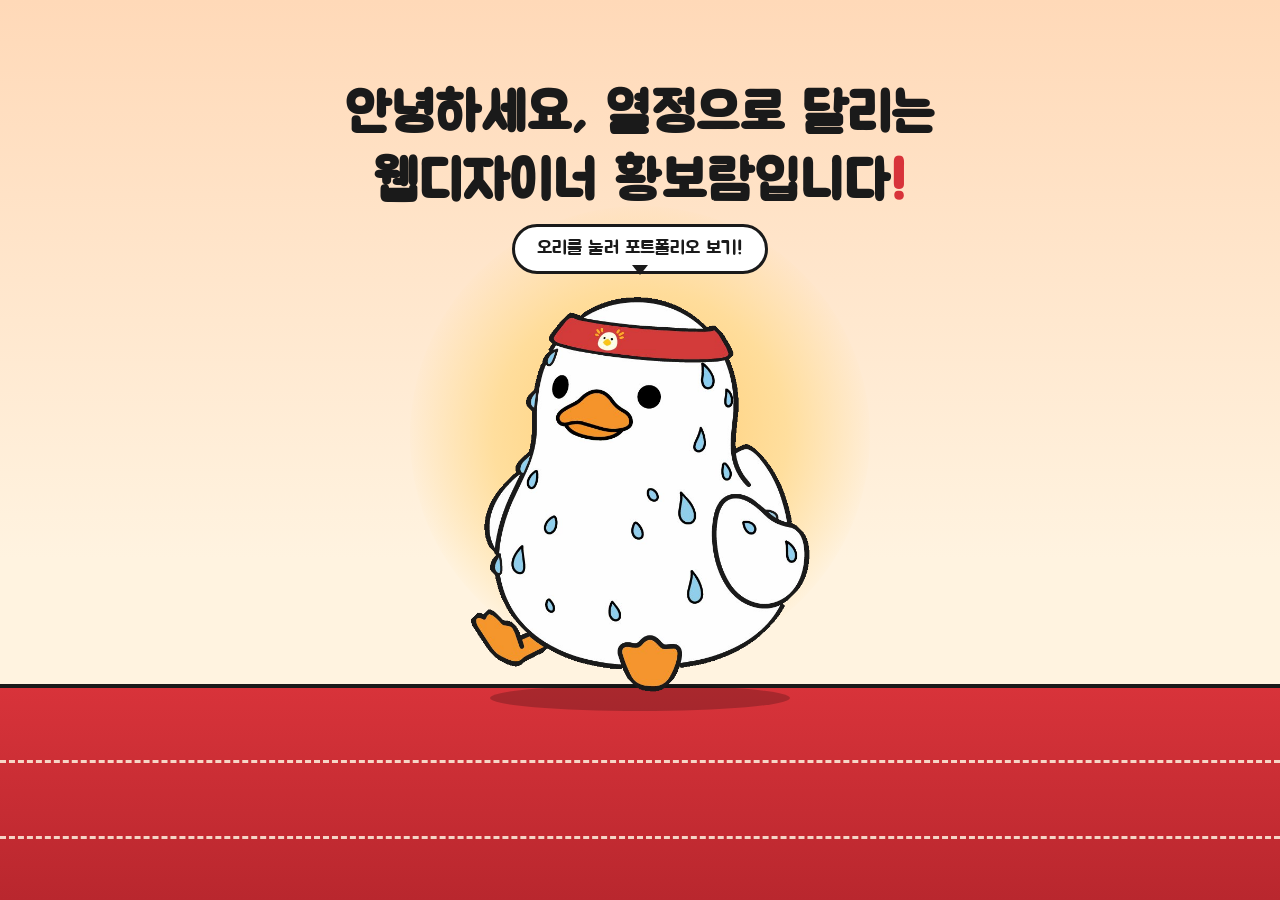
<file: index.html>
<!DOCTYPE html>
<html lang="ko">
<head>
<meta charset="UTF-8" />
<meta name="viewport" content="width=device-width, initial-scale=1.0" />
<title>열정 오리의 포트폴리오</title>

<!-- 폰트 -->
<link rel="preconnect" href="https://fonts.googleapis.com" />
<link rel="preconnect" href="https://fonts.gstatic.com" crossorigin />
<link href="https://fonts.googleapis.com/css2?family=Jua&family=Noto+Sans+KR:wght@400;500;700&display=swap" rel="stylesheet" />

<!-- 스타일 -->
<link rel="stylesheet" href="css/style.css" />
</head>
<body class="landing">

<main class="stage" id="stage">
  <div class="copy">
    <h1>안녕하세요, 열정으로 달리는<br />웹디자이너 황보람입니다<span class="dot">!</span></h1>
   
  </div>

  <div class="sun" aria-hidden="true"></div>

  <span class="hint">오리를 눌러 포트폴리오 보기!</span>

  <button class="duck-btn" id="duck" aria-label="포트폴리오 홈으로 이동">
    <img src="assets/duck.png" alt="" id="duckImg" />
  </button>
  <div class="shadow" aria-hidden="true"></div>

  <div class="track" aria-hidden="true">
    <div class="lane"></div>
    <div class="lane"></div>
  </div>
</main>

<!-- 스크립트 (body 끝에서 불러와야 위의 요소들을 찾을 수 있어요) -->
<script src="scripts/main.js"></script>
</body>
</html>
</file>
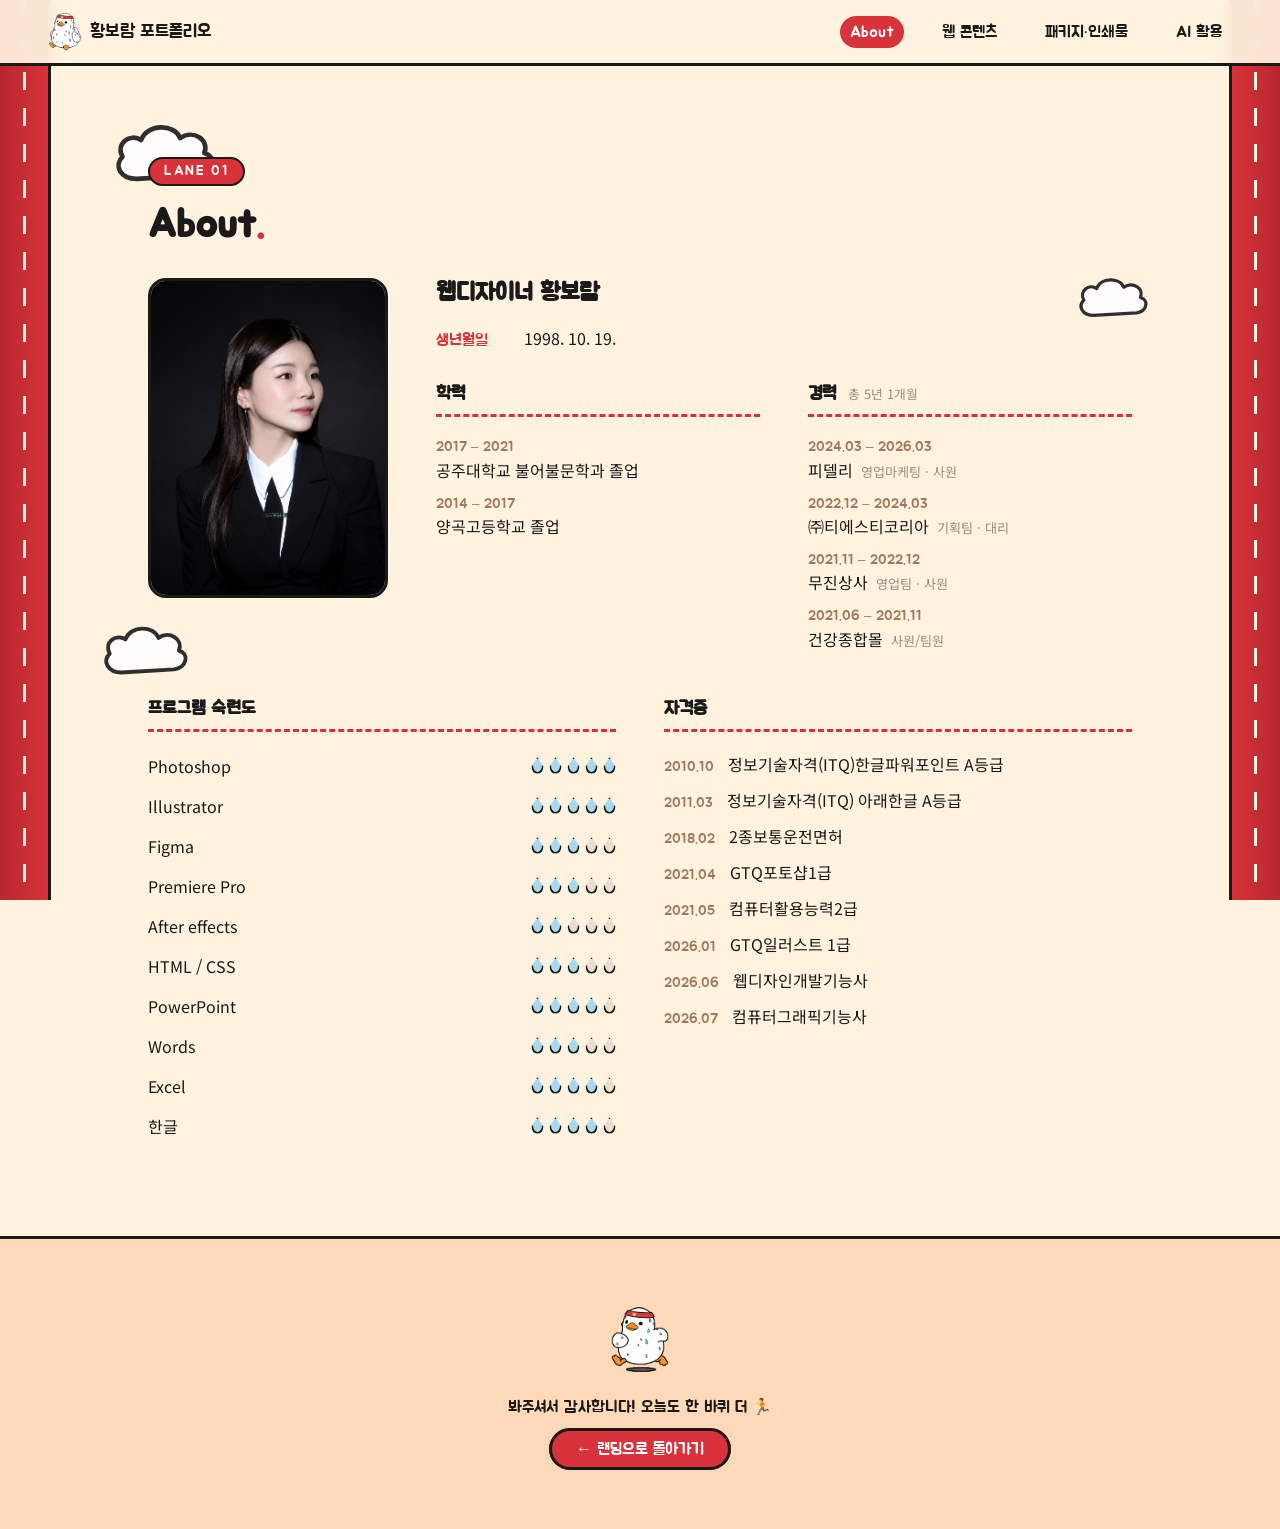
<file: about.html>
<!DOCTYPE html>
<html lang="ko">

<head>
  <meta charset="UTF-8" />
  <meta name="viewport" content="width=device-width, initial-scale=1.0" />
  <title>About | 황보람의 포트폴리오</title>
  <link rel="preconnect" href="https://fonts.googleapis.com" />
  <link rel="preconnect" href="https://fonts.gstatic.com" crossorigin />
  <link href="https://fonts.googleapis.com/css2?family=Jua&family=Noto+Sans+KR:wght@400;500;700&display=swap" rel="stylesheet" />
  <link rel="stylesheet" href="css/style.css" />
</head>

<body class="home">

  <!-- ============ 상단 내비게이션 ============ -->
  <!-- 현재 페이지 메뉴에 class="active" 가 붙어 있어요 -->
  <header class="nav">
    <a class="nav-logo" href="index.html">
      <img src="assets/duck.png" alt="" />
      <span>황보람 포트폴리오</span>
    </a>
    <nav>
      <a href="about.html" class="active">About</a>
      <a href="web.html">웹 콘텐츠</a>
      <a href="print.html">패키지·인쇄물</a>
      <a href="ai.html">AI 활용</a>
    </nav>
  </header>

  <section class="section">
    <p class="lane-tag">LANE 01</p>
    <h2>About<span class="dot">.</span></h2>

    <div class="about-grid">
      <!-- 프로필 사진: assets/profile.jpg 로 본인 사진을 넣으세요 -->
      <figure class="profile">
        <img src="assets/boram.png" alt="프로필 사진"
          onerror="this.replaceWith(Object.assign(document.createElement('div'),{className:'profile-empty',textContent:'assets/profile.jpg 를 넣어주세요'}))" />
      </figure>

      <div class="about-info">
        <h3>웹디자이너 황보람</h3>
        <ul class="contact">
          <li><b>생년월일</b> 1998. 10. 19.</li>
        </ul>

        <div class="about-cols">
          <div>
            <h4>학력</h4>
            <ul class="timeline">
              <li><span>2017 – 2021</span> 공주대학교 불어불문학과 졸업</li>
              <li><span>2014 – 2017</span> 양곡고등학교 졸업</li>
            </ul>
          </div>
          <div>
            <h4>경력 <small class="total">총 5년 1개월</small></h4>
            
            <ul class="timeline">
              <li>
                <span>2024.03 – 2026.03</span>
                피델리 <em class="role">영업마케팅 · 사원</em>
              </li>
              <li>
                <span>2022.12 – 2024.03</span>
                ㈜티에스티코리아 <em class="role">기획팀 · 대리</em>
              </li>
              <li>
                <span>2021.11 – 2022.12</span>
                무진상사 <em class="role">영업팀 · 사원</em>
              </li>
              <li>
                <span>2021.06 – 2021.11</span>
                건강종합몰 <em class="role">사원/팀원</em>
              </li>
            </ul>
          </div>
        </div>
      </div>
    </div>

    <div class="about-cols wide">
      <div>
        <h4>프로그램 숙련도</h4>
        <!-- data-level: 1~5 (땀방울 개수로 표시됩니다) -->
        <ul class="skills">
          <li data-level="5"><b>Photoshop</b><span class="drops" aria-label="5점 만점에 5점"></span></li>
          <li data-level="5"><b>Illustrator</b><span class="drops" aria-label="5점 만점에 5점"></span></li>
          <li data-level="3"><b>Figma</b><span class="drops" aria-label="5점 만점에 3점"></span></li>
          <li data-level="3"><b>Premiere Pro</b><span class="drops" aria-label="5점 만점에 3점"></span></li>
          <li data-level="2"><b>After effects</b><span class="drops" aria-label="5점 만점에 3점"></span></li>
          <li data-level="3"><b>HTML / CSS</b><span class="drops" aria-label="5점 만점에 3점"></span></li>
          <li data-level="4"><b>PowerPoint</b><span class="drops" aria-label="5점 만점에 4점"></span></li>
          <li data-level="3"><b>Words</b><span class="drops" aria-label="5점 만점에 3점"></span></li>
          <li data-level="4"><b>Excel</b><span class="drops" aria-label="5점 만점에 4점"></span></li>
          <li data-level="4"><b>한글</b><span class="drops" aria-label="5점 만점에 4점"></span></li>
        </ul>
      </div>
      <div>
        <h4>자격증</h4>
        <ul class="certs">
          <li><span>2010.10</span> 정보기술자격(ITQ)한글파워포인트 A등급</li>
          <li><span>2011.03</span> 정보기술자격(ITQ) 아래한글 A등급</li>
          <li><span>2018.02</span> 2종보통운전면허</li>
          <li><span>2021.04</span> GTQ포토샵1급</li>
          <li><span>2021.05</span> 컴퓨터활용능력2급</li>
          <li><span>2026.01</span> GTQ일러스트 1급</li>
          <li><span>2026.06</span> 웹디자인개발기능사</li>
          <li><span>2026.07</span> 컴퓨터그래픽기능사</li>
        </ul>
      </div>
    </div>
  </section>

  <!-- ============ 푸터 ============ -->
  <footer class="footer">
    <img src="assets/duck_run.png" alt="" />
    <p>봐주셔서 감사합니다! 오늘도 한 바퀴 더 🏃</p>
    <a href="index.html">← 랜딩으로 돌아가기</a>
  </footer>
  <script src="scripts/home.js"></script>
</body>

</html>
</file>
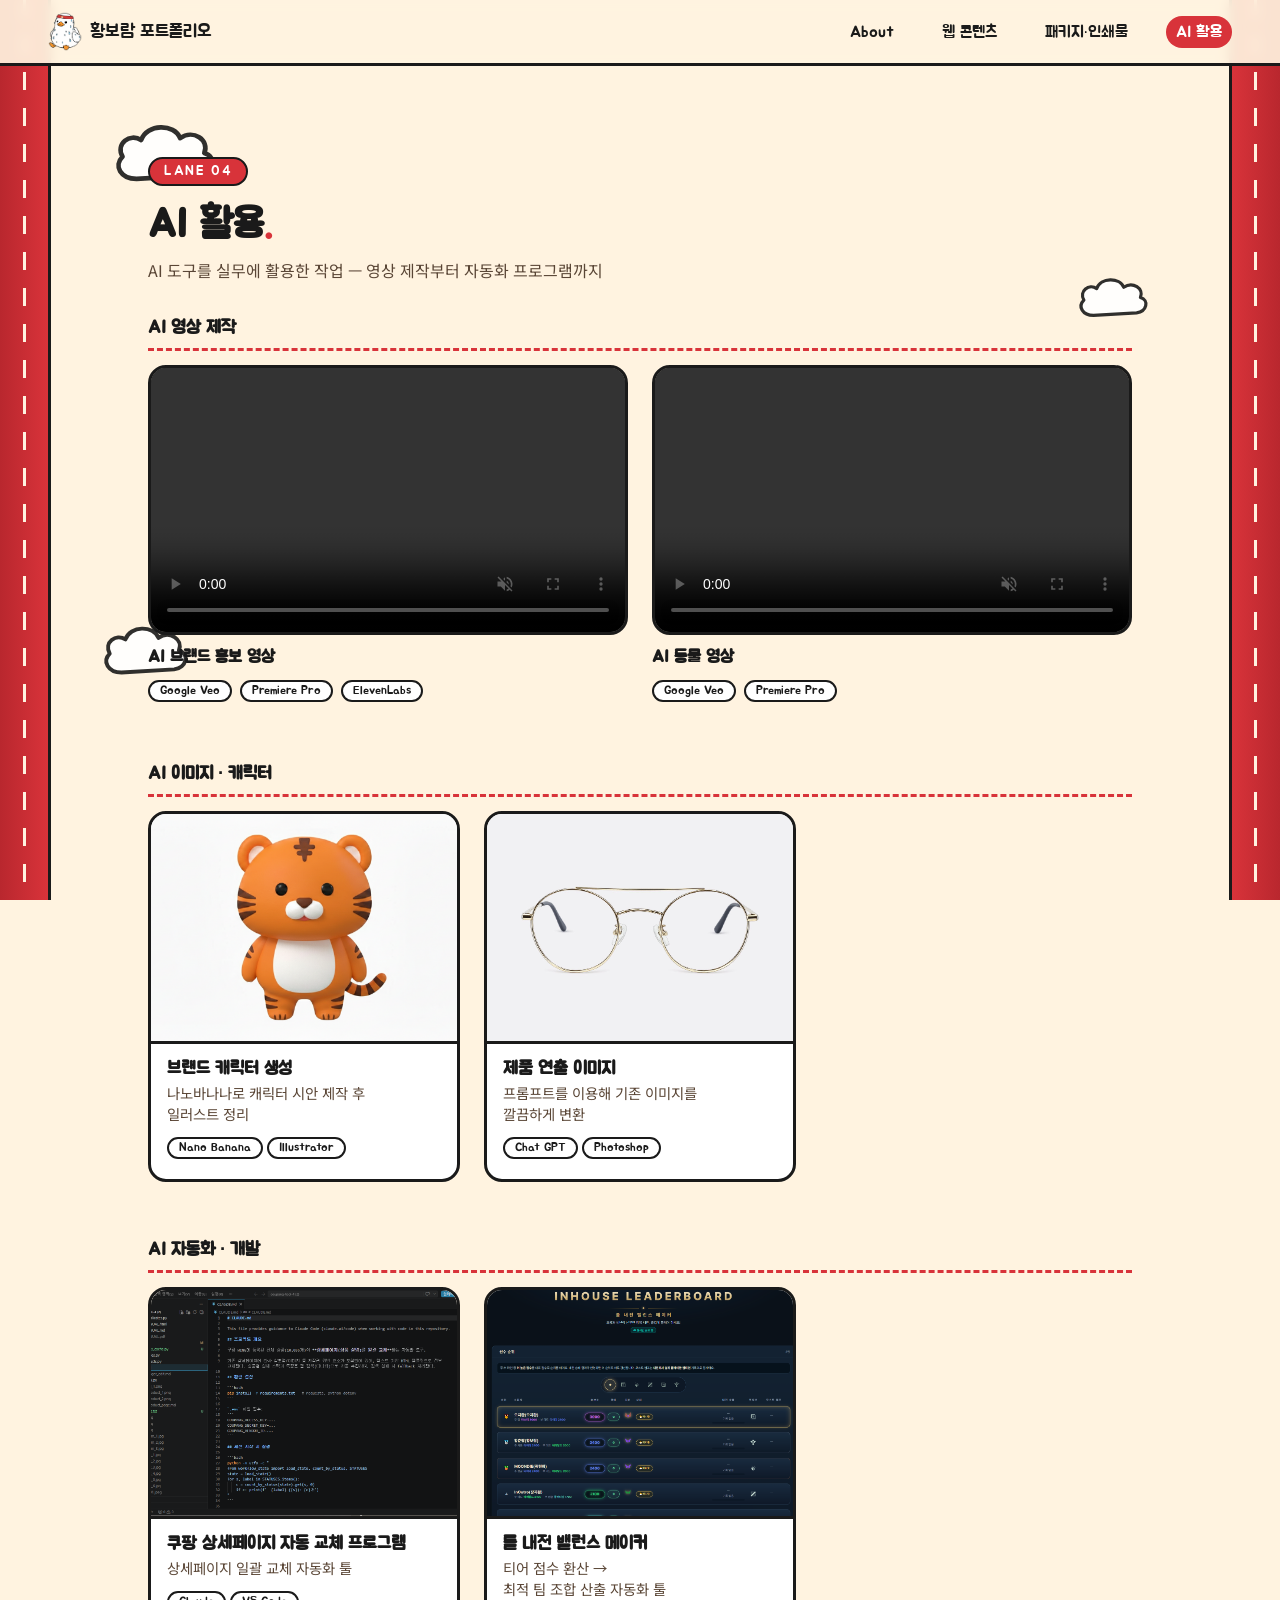
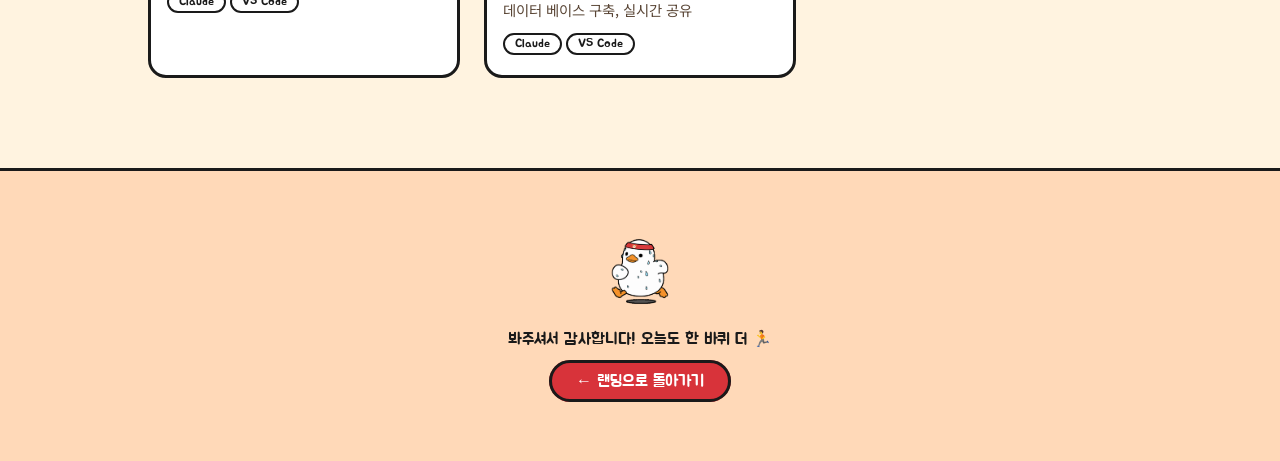
<file: ai.html>
<!DOCTYPE html>
<html lang="ko">

<head>
  <meta charset="UTF-8" />
  <meta name="viewport" content="width=device-width, initial-scale=1.0" />
  <title>AI 활용 | 황보람의 포트폴리오</title>
  <link rel="preconnect" href="https://fonts.googleapis.com" />
  <link rel="preconnect" href="https://fonts.gstatic.com" crossorigin />
  <link href="https://fonts.googleapis.com/css2?family=Jua&family=Noto+Sans+KR:wght@400;500;700&display=swap"
    rel="stylesheet" />
  <link rel="stylesheet" href="css/style.css" />
</head>

<body class="home">

  <!-- ============ 상단 내비게이션 ============ -->
  <!-- 현재 페이지 메뉴에 class="active" 가 붙어 있어요 -->
  <header class="nav">
    <a class="nav-logo" href="index.html">
      <img src="assets/duck.png" alt="" />
      <span>황보람 포트폴리오</span>
    </a>
    <nav>
      <a href="about.html">About</a>
      <a href="web.html">웹 콘텐츠</a>
      <a href="print.html">패키지·인쇄물</a>
      <a href="ai.html" class="active">AI 활용</a>
    </nav>
  </header>

  <section class="section">
    <p class="lane-tag">LANE 04</p>
    <h2>AI 활용<span class="dot">.</span></h2>
    <p class="section-desc">AI 도구를 실무에 활용한 작업 — 영상 제작부터 자동화 프로그램까지</p>

    <!-- ===== 1) AI 영상 ===== -->
    <div class="sub-block">
      <h4>AI 영상 제작</h4>
      <!--
      유튜브 영상 넣는 법:
      영상 주소가 https://www.youtube.com/watch?v=abc123 이라면
      iframe src 의 VIDEO_ID 자리에 abc123 을 넣으면 됩니다.
      video-card 블록을 복사하면 영상이 늘어납니다.
    -->
      <div class="video-grid">
        <div class="video-card">
          <div class="video-frame">
            <video controls muted preload="metadata">
              <source src="assets/wet-hulling.mp4" type="video/mp4">
            </video>
          </div>
          <h3>AI 브랜드 홍보 영상</h3>
          <p class="tags">
            <span class="tag">Google Veo</span>
            <span class="tag">Premiere Pro</span>
            <span class="tag">ElevenLabs</span>
          </p>
        </div>

        <div class="video-card">
          <div class="video-frame">
            <video controls muted preload="metadata">
              <source src="assets/coffee.mp4" type="video/mp4">
            </video>
          </div>
          <h3>AI 동물 영상</h3>
          <p class="tags">
            <span class="tag">Google Veo</span>
            <span class="tag">Premiere Pro</span>
          </p>
        </div>
      </div>

      <!-- ===== 2) AI 이미지 · 캐릭터 ===== -->
      <div class="sub-block">
        <h4>AI 이미지 · 캐릭터</h4>
        <!--
    [갤러리 사용법]
    카드의 data-images 에 보여줄 이미지를 쉼표로 나열하면
    카드를 눌렀을 때 차례로 넘겨볼 수 있어요. 예:
    data-images="assets/banner-01.jpg, assets/banner-02.jpg, assets/banner-03.jpg"
    세로로 긴 상세페이지 이미지도 갤러리 안에서 스크롤되니 그대로 넣으면 됩니다.
  -->
        <div class="work-grid">
          <a class="work-card" href="#" data-images="assets/알랑이(일러).png">
            <div class="thumb"><img src="assets/알랑이(기본).png" alt=""
                onerror="this.parentElement.classList.add('empty')" /></div>
            <h3>브랜드 캐릭터 생성</h3>
            <p>나노바나나로 캐릭터 시안 제작 후<br>
              일러스트 정리</p>
            <p class="tags"><span class="tag">Nano Banana</span><span class="tag">Illustrator</span></p>
          </a>
          <a class="work-card" href="#" data-images="assets/프롬프트.jpg">
            <div class="thumb"><img src="assets/안경-썸네일.jpg" alt=""
                onerror="this.parentElement.classList.add('empty')" /></div>
            <h3>제품 연출 이미지</h3>
            <p>프롬프트를 이용해 기존 이미지를<BR>깔끔하게 변환</p>
            <p class="tags"><span class="tag">Chat GPT</span><span class="tag">Photoshop</span></p>
          </a>
        </div>
      </div>

      <!-- ===== 3) AI 자동화 · 개발 ===== -->
      <div class="sub-block">
        <h4>AI 자동화 · 개발</h4>
        <div class="work-grid">
          <a class="work-card" href="#" data-images="assets/쿠팡.png">
            <div class="thumb"><img src="assets/쿠팡.png" alt="" onerror="this.parentElement.classList.add('empty')" />
            </div>
            <h3>쿠팡 상세페이지 자동 교체 프로그램</h3>
            <p>상세페이지 일괄 교체 자동화 툴</p>
            <p class="tags"><span class="tag">Claude</span><span class="tag">VS Code</span></p>
          </a>
          <a class="work-card" href="https://boram4483.github.io/lolteammaker/" target="_blank"
            rel="noopener noreferrer">
            <div class="thumb"><img src="assets/롤내전메이커.png" alt=""
                onerror="this.parentElement.classList.add('empty')" /></div>
            <h3>롤 내전 밸런스 메이커</h3>
            <p>티어 점수 환산 →<br>최적 팀 조합 산출 자동화 툴<BR>데이터 베이스 구축, 실시간 공유</p>
            <p class="tags"><span class="tag">Claude</span><span class="tag">VS Code</span></p>
          </a>
        </div>
      </div>
  </section>

  <!-- ============ 푸터 ============ -->
  <footer class="footer">
    <img src="assets/duck_run.png" alt="" />
    <p>봐주셔서 감사합니다! 오늘도 한 바퀴 더 🏃</p>
    <a href="index.html">← 랜딩으로 돌아가기</a>
  </footer>

  <script src="scripts/gallery.js"></script>
</body>

</html>
</file>
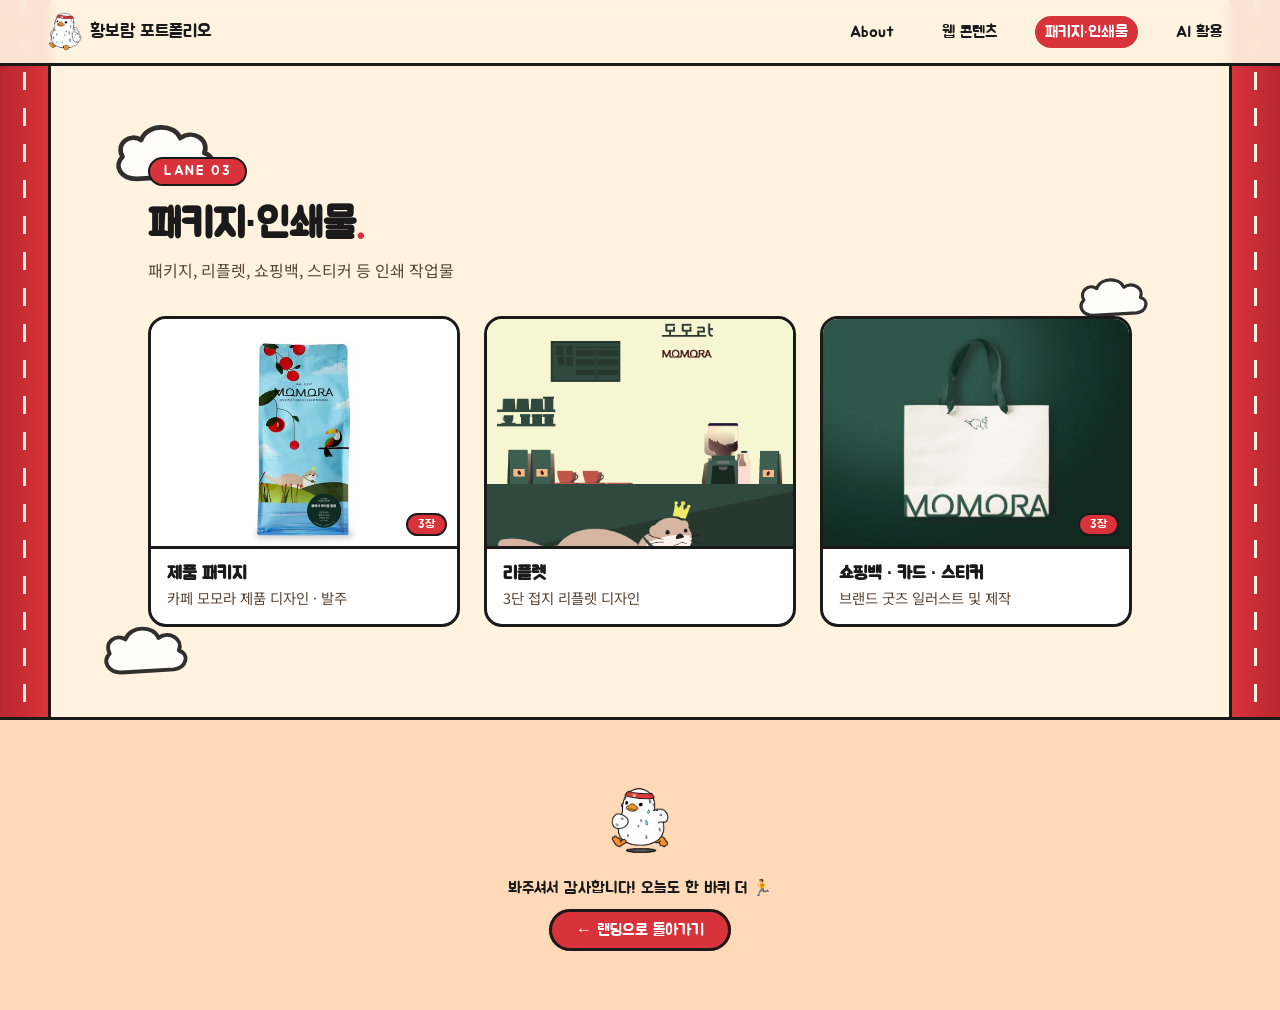
<file: print.html>
<!DOCTYPE html>
<html lang="ko">
<head>
<meta charset="UTF-8" />
<meta name="viewport" content="width=device-width, initial-scale=1.0" />
<title>패키지·인쇄물 | 황보람의 포트폴리오</title>
<link rel="preconnect" href="https://fonts.googleapis.com" />
<link rel="preconnect" href="https://fonts.gstatic.com" crossorigin />
<link href="https://fonts.googleapis.com/css2?family=Jua&family=Noto+Sans+KR:wght@400;500;700&display=swap" rel="stylesheet" />
<link rel="stylesheet" href="css/style.css" />
</head>
<body class="home">

<!-- ============ 상단 내비게이션 ============ -->
<!-- 현재 페이지 메뉴에 class="active" 가 붙어 있어요 -->
<header class="nav">
  <a class="nav-logo" href="index.html">
    <img src="assets/duck.png" alt="" />
    <span>황보람 포트폴리오</span>
  </a>
  <nav>
      <a href="about.html">About</a>
      <a href="web.html">웹 콘텐츠</a>
      <a href="print.html" class="active">패키지·인쇄물</a>
      <a href="ai.html">AI 활용</a>
    </nav>
</header>

<section class="section">
  <p class="lane-tag">LANE 03</p>
  <h2>패키지·인쇄물<span class="dot">.</span></h2>
  <p class="section-desc">패키지, 리플렛, 쇼핑백, 스티커 등 인쇄 작업물</p>

  <!--
    [갤러리 사용법]
    카드의 data-images 에 보여줄 이미지를 쉼표로 나열하면
    카드를 눌렀을 때 차례로 넘겨볼 수 있어요. 예:
    data-images="assets/banner-01.jpg, assets/banner-02.jpg, assets/banner-03.jpg"
    세로로 긴 상세페이지 이미지도 갤러리 안에서 스크롤되니 그대로 넣으면 됩니다.
  -->
  <div class="work-grid">
    <a class="work-card" href="#" data-images="assets/momora/package.png, assets/드립백.png, assets/박스.png">
      <div class="thumb"><img src="assets/momora/package.png" alt="" onerror="this.parentElement.classList.add('empty')" /></div>
      <h3>제품 패키지</h3>
      <p>카페 모모라 제품 디자인 · 발주</p>
    </a>
    <a class="work-card" href="#" data-images="assets/momora/리플렛.png">
      <div class="thumb"><img src="assets/momora/리플렛.png" alt="" onerror="this.parentElement.classList.add('empty')" /></div>
      <h3>리플렛</h3>
      <p>3단 접지 리플렛 디자인</p>
    </a>
    <a class="work-card" href="#" data-images="assets/momora/paperbag.png, assets/momora/card.jpg, assets/momora/leonio.png">
      <div class="thumb"><img src="assets/momora/paperbag.png" alt="" onerror="this.parentElement.classList.add('empty')" /></div>
      <h3>쇼핑백 · 카드 · 스티커</h3>
      <p>브랜드 굿즈 일러스트 및 제작</p>
    </a>
  </div>
</section>

<!-- ============ 푸터 ============ -->
<footer class="footer">
  <img src="assets/duck_run.png" alt="" />
  <p>봐주셔서 감사합니다! 오늘도 한 바퀴 더 🏃</p>
  <a href="index.html">← 랜딩으로 돌아가기</a>
</footer>

<script src="scripts/gallery.js"></script>
</body>
</html>
</file>
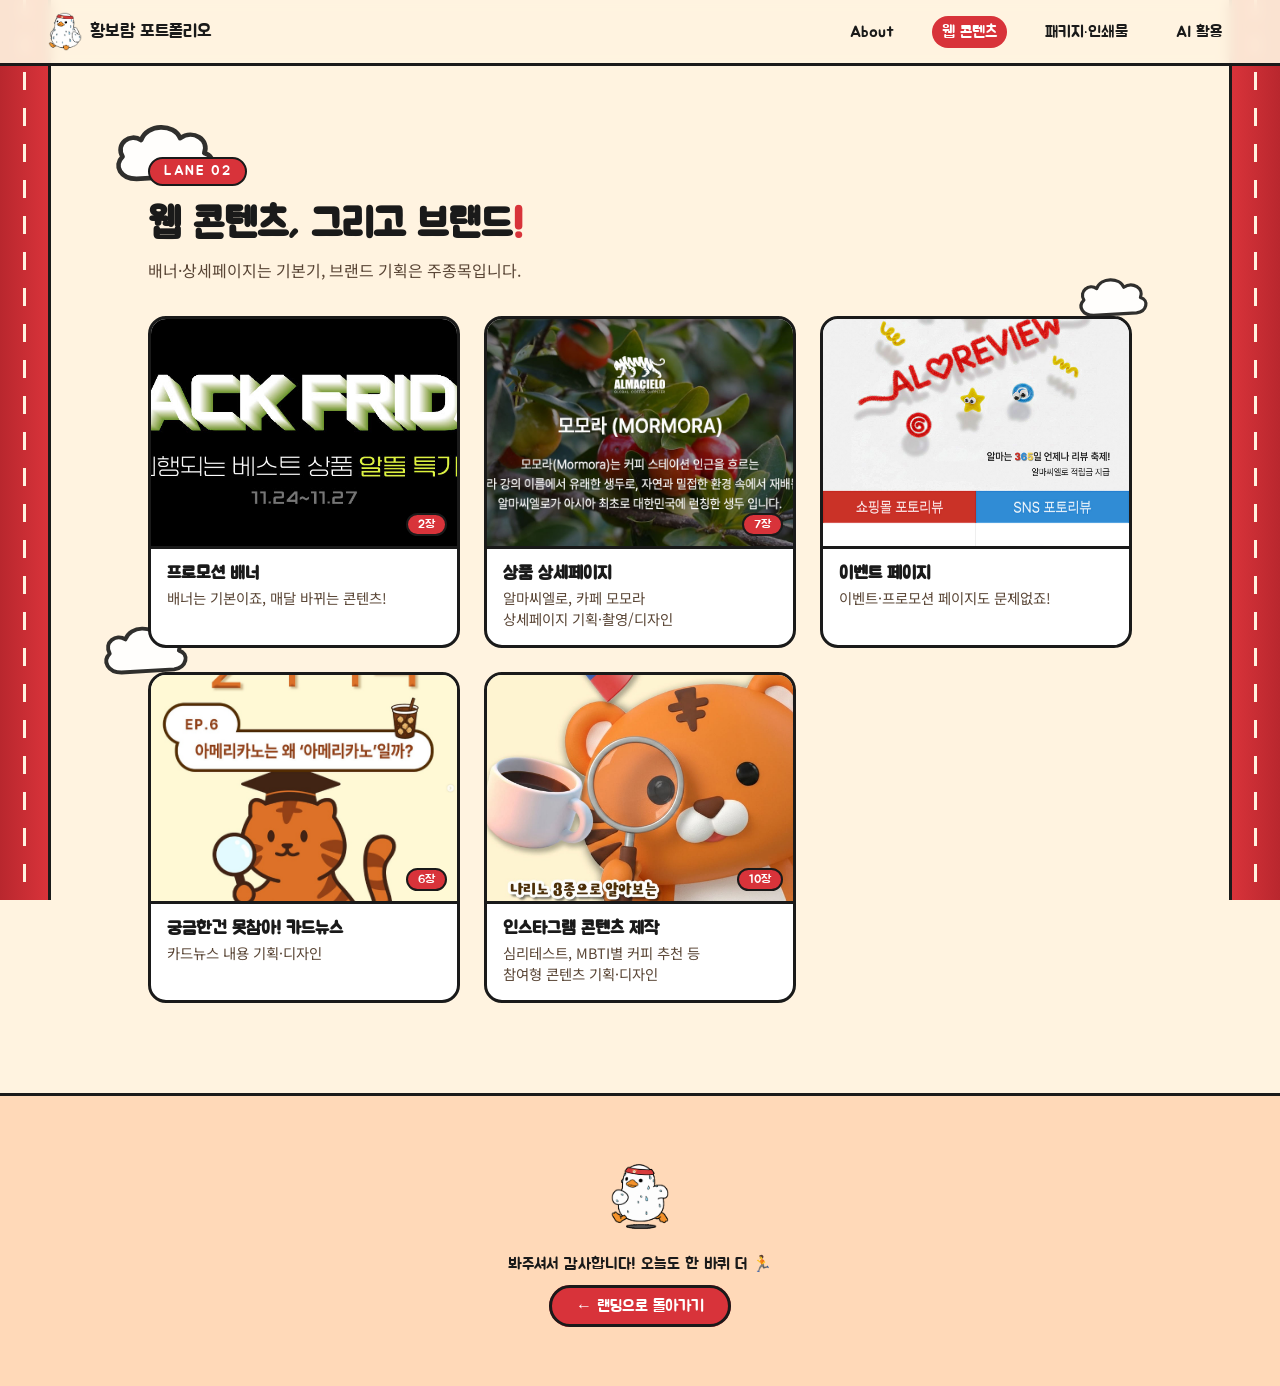
<file: web.html>
<!DOCTYPE html>
<html lang="ko">

<head>
  <meta charset="UTF-8" />
  <meta name="viewport" content="width=device-width, initial-scale=1.0" />
  <title>웹 콘텐츠 | 황보람의 포트폴리오</title>
  <link rel="preconnect" href="https://fonts.googleapis.com" />
  <link rel="preconnect" href="https://fonts.gstatic.com" crossorigin />
  <link href="https://fonts.googleapis.com/css2?family=Jua&family=Noto+Sans+KR:wght@400;500;700&display=swap"
    rel="stylesheet" />
  <link rel="stylesheet" href="css/style.css" />
</head>

<body class="home">

  <!-- ============ 상단 내비게이션 ============ -->
  <!-- 현재 페이지 메뉴에 class="active" 가 붙어 있어요 -->
  <header class="nav">
    <a class="nav-logo" href="index.html">
      <img src="assets/duck.png" alt="" />
      <span>황보람 포트폴리오</span>
    </a>
    <nav>
      <a href="about.html">About</a>
      <a href="web.html" class="active">웹 콘텐츠</a>
      <a href="print.html">패키지·인쇄물</a>
      <a href="ai.html">AI 활용</a>
    </nav>
  </header>

  <section class="section">
    <p class="lane-tag">LANE 02</p>
    <h2> 웹 콘텐츠, 그리고 브랜드<span class="dot">!</span></h2>
    <p class="section-desc">배너·상세페이지는 기본기, 브랜드 기획은 주종목입니다.</p>

    <!-- 작업물 카드: img 경로와 제목/설명을 바꿔서 사용하세요. 카드를 복사하면 늘어납니다 -->
    <!--
    [갤러리 사용법]
    카드의 data-images 에 보여줄 이미지를 쉼표로 나열하면
    카드를 눌렀을 때 차례로 넘겨볼 수 있어요. 예:
    data-images="assets/banner-01.jpg, assets/banner-02.jpg, assets/banner-03.jpg"
    세로로 긴 상세페이지 이미지도 갤러리 안에서 스크롤되니 그대로 넣으면 됩니다.
  -->
    <div class="work-grid">
      <a class="work-card" href="#" data-images="assets/blackfriday.jpg, assets/설날.jpg">
        <div class="thumb"><img src="assets/blackfriday.jpg" alt=""
            onerror="this.parentElement.classList.add('empty')" /></div>
        <h3>프로모션 배너</h3>
        <p>배너는 기본이죠, 매달 바뀌는 콘텐츠!</p>
      </a>
      <a class="work-card" href="#"
        data-images="assets/productpage/1.jpg, assets/productpage/2.jpg, assets/productpage/3.jpg, assets/productpage/4.jpg, assets/productpage/5.jpg, assets/productpage/6.jpg,assets/productpage/7.jpg">
        <div class="thumb"><img src="assets/productpage/1.jpg" alt=""
            onerror="this.parentElement.classList.add('empty')" /></div>
        <h3>상품 상세페이지</h3>
        <p>알마씨엘로, 카페 모모라<br>상세페이지 기획·촬영/디자인</p>
      </a>
      <a class="work-card" href="#" data-images="assets/eventpage.jpg">
        <div class="thumb"><img src="assets/eventpage.jpg" alt=""
            onerror="this.parentElement.classList.add('empty')" /></div>
        <h3>이벤트 페이지</h3>
        <p>이벤트·프로모션 페이지도 문제없죠!</p>
      </a>
      <a class="work-card" href="#"
        data-images="assets/cardnews/1.png, assets/cardnews/2.png, assets/cardnews/3.png, assets/cardnews/4.png, assets/cardnews/5.png, assets/cardnews/6.png">
        <div class="thumb"><img src="assets/cardnews/1.png" alt=""
            onerror="this.parentElement.classList.add('empty')" /></div>
        <h3>궁금한건 못참아! 카드뉴스</h3>
        <p>카드뉴스 내용 기획·디자인</p>
      </a>
      <a class="work-card" href="#"
        data-images="assets/instagram/1.jpg,assets/instagram/2.jpg, assets/instagram/3.jpg, assets/instagram/4.jpg, assets/instagram/5.jpg, assets/instagram/6.jpg, assets/instagram/7.jpg, assets/instagram/8.jpg,assets/instagram/9.jpg,assets/instagram/10.jpg,   ">
        <div class="thumb"><img src="assets/instagram/1.jpg" alt=""
            onerror="this.parentElement.classList.add('empty')" /></div>
        <h3>인스타그램 콘텐츠 제작</h3>
        <p>심리테스트, MBTI별 커피 추천 등
          <br>참여형 콘텐츠 기획·디자인</p>
      </a>
    </div>
  </section>

  <!-- ============ 푸터 ============ -->
  <footer class="footer">
    <img src="assets/duck_run.png" alt="" />
    <p>봐주셔서 감사합니다! 오늘도 한 바퀴 더 🏃</p>
    <a href="index.html">← 랜딩으로 돌아가기</a>
  </footer>

  <script src="scripts/gallery.js"></script>
</body>

</html>
</file>
<file: css/style.css>
/* ============================================
   열정 오리 포트폴리오 - 공통 스타일
   ============================================ */

/* ---- 색상/공통 토큰 (사이트 전체에서 공유) ---- */
:root {
  --dawn-top: #ffd9b8;     /* 새벽 하늘 위쪽 */
  --dawn-bottom: #fff3e0;  /* 새벽 하늘 아래쪽 */
  --track-red: #d8333a;    /* 트랙 & 헤드밴드 빨강 */
  --track-deep: #b9272e;   /* 트랙 어두운 톤 */
  --lane-line: #fff3e0;    /* 트랙 레인 선 */
  --sun: #ffc14d;          /* 해 */
  --sweat: #a8d8f0;        /* 땀방울 블루 */
  --ink: #1a1a1a;          /* 잉크 블랙 */
}

* { margin: 0; padding: 0; box-sizing: border-box; }

body {
  font-family: 'Noto Sans KR', 'Apple SD Gothic Neo', sans-serif;
  color: var(--ink);
}

/* ============================================
   랜딩 페이지 (index.html)
   ============================================ */

.landing { overflow: hidden; }

/* ---- 무대(화면 전체) ---- */
.stage {
  position: relative;
  width: 100vw;
  height: 100vh;
  height: 100dvh;
  background: linear-gradient(to bottom, var(--dawn-top) 0%, var(--dawn-bottom) 62%);
  display: flex;
  flex-direction: column;
  align-items: center;
  justify-content: flex-end;
}

/* 오리 뒤에서 떠오르는 해 */
.sun {
  position: absolute;
  left: 50%;
  bottom: 26%;
  width: min(58vmin, 460px);
  height: min(58vmin, 460px);
  transform: translateX(-50%);
  border-radius: 50%;
  background: radial-gradient(circle, var(--sun) 0%, #ffd98a 45%, transparent 72%);
  opacity: 0.75;
}

/* ---- 운동장 트랙 ---- */
.track {
  position: relative;
  width: 100%;
  height: 24%;
  background: linear-gradient(to bottom, var(--track-red), var(--track-deep));
  border-top: 4px solid var(--ink);
}
.track .lane {
  position: absolute;
  width: 100%;
  height: 0;
  border-top: 3px dashed var(--lane-line);
  opacity: 0.85;
}
.lane:nth-child(1) { top: 34%; }
.lane:nth-child(2) { top: 70%; }

/* ---- 오리 (버튼) ---- */
.duck-btn {
  position: relative;
  z-index: 2;
  margin-bottom: -2vh;          /* 발이 트랙을 살짝 딛도록 */
  border: none;
  background: none;
  cursor: pointer;
  -webkit-tap-highlight-color: transparent;
}
.duck-btn img {
  display: block;
  width: min(48vmin, 360px);
  height: auto;
  animation: bob 2.4s ease-in-out infinite;
  transform-origin: 50% 95%;
  transition: transform 0.25s ease;
}
@keyframes bob {
  0%, 100% { transform: translateY(0) scale(1, 1); }
  50%      { transform: translateY(-10px) scale(0.99, 1.01); }
}
.duck-btn:hover img,
.duck-btn:focus-visible img {
  transform: rotate(-4deg) scale(1.04);
}
.duck-btn:focus-visible {
  outline: 4px solid var(--track-red);
  outline-offset: 8px;
  border-radius: 24px;
}
/* 클릭하면 폴짝! */
.duck-btn.jump img {
  animation: jump 0.55s ease-out forwards;
}
@keyframes jump {
  0%   { transform: translateY(0) scale(1.05, 0.92); }
  40%  { transform: translateY(-72px) scale(0.96, 1.06) rotate(3deg); }
  100% { transform: translateY(0) scale(1.02, 0.98); }
}

/* 오리 발 그림자 */
.shadow {
  position: absolute;
  z-index: 1;
  bottom: 21%;
  width: min(40vmin, 300px);
  height: 26px;
  border-radius: 50%;
  background: rgba(0, 0, 0, 0.22);
  animation: shadow-bob 2.4s ease-in-out infinite;
}
@keyframes shadow-bob {
  0%, 100% { transform: scaleX(1); opacity: 0.9; }
  50%      { transform: scaleX(0.93); opacity: 0.65; }
}

/* ---- 텍스트 ---- */
.copy {
  position: absolute;
  top: clamp(36px, 9vh, 90px);
  z-index: 3;
  text-align: center;
  padding: 0 24px;
}
.copy h1 {
  font-family: 'Jua', sans-serif;
  font-size: clamp(2rem, 6vmin, 3.4rem);
  letter-spacing: 0.02em;
}
.copy h1 .dot { color: var(--track-red); }
.copy p {
  margin-top: 12px;
  font-size: clamp(0.95rem, 2.4vmin, 1.15rem);
  line-height: 1.6;
  color: #5a4636;
}

/* 오리 클릭 유도 말풍선 */
.hint {
  position: relative;
  z-index: 3;
  margin-bottom: 12px;
  font-family: 'Jua', sans-serif;
  font-size: clamp(0.95rem, 2.6vmin, 1.2rem);
  background: #fff;
  border: 3px solid var(--ink);
  border-radius: 999px;
  padding: 10px 22px;
  animation: hint-bounce 1.6s ease-in-out infinite;
}
.hint::after {
  content: '';
  position: absolute;
  left: 50%;
  bottom: -12px;
  transform: translateX(-50%);
  border: 8px solid transparent;
  border-top: 10px solid var(--ink);
}
@keyframes hint-bounce {
  0%, 100% { transform: translateY(0); }
  50%      { transform: translateY(-6px); }
}

/* ---- 떨어지는 땀방울 ---- */
.drop {
  position: absolute;
  z-index: 2;
  width: 14px;
  height: 18px;
  background: var(--sweat);
  border: 2.5px solid var(--ink);
  border-radius: 50% 50% 60% 60%;
  clip-path: polygon(50% 0%, 95% 55%, 85% 95%, 15% 95%, 5% 55%);
  animation: fall 1s ease-in forwards;
  pointer-events: none;
}
@keyframes fall {
  0%   { opacity: 0; transform: translateY(0) }
  15%  { opacity: 1; }
  100% { opacity: 0; transform: translateY(110px); }
}

/* ---- 페이지 전환 ---- */
.stage.leaving { animation: fade-out 0.45s ease forwards 0.35s; }
@keyframes fade-out { to { opacity: 0; } }

/* 모션 줄이기 설정 존중 */
@media (prefers-reduced-motion: reduce) {
  .duck-btn img, .shadow, .hint, .drop { animation: none !important; }
}

/* ============================================
   홈 페이지 (home.html)
   ============================================ */

.home {
  background: var(--dawn-bottom);
  scroll-behavior: smooth;
}

/* ---- 상단 내비게이션 ---- */
.nav {
  position: sticky;
  top: 0;
  z-index: 10;
  display: flex;
  align-items: center;
  justify-content: space-between;
  gap: 16px;
  padding: 12px clamp(16px, 5vw, 48px);
  background: rgba(255, 243, 224, 0.92);
  backdrop-filter: blur(6px);
  border-bottom: 3px solid var(--ink);
}
.nav-logo {
  display: flex;
  align-items: center;
  gap: 8px;
  text-decoration: none;
  color: var(--ink);
  font-family: 'Jua', sans-serif;
  font-size: 1.15rem;
}
.nav-logo img { width: 34px; height: auto; }
.nav-logo i { color: var(--track-red); font-style: normal; }
.nav nav { display: flex; gap: clamp(8px, 2.5vw, 28px); flex-wrap: wrap; }
.nav nav a {
  font-family: 'Jua', sans-serif;
  font-size: 1rem;
  color: var(--ink);
  text-decoration: none;
  padding: 6px 10px;
  border-radius: 999px;
  transition: background 0.2s, color 0.2s;
}
.nav nav a:hover,
.nav nav a:focus-visible,
.nav nav a.active {
  background: var(--track-red);
  color: #fff;
}

/* ---- 섹션 공통 ---- */
.section {
  max-width: 1080px;
  margin: 0 auto;
  padding: clamp(56px, 10vh, 110px) clamp(20px, 5vw, 48px);
  scroll-margin-top: 70px;       /* 내비 높이만큼 띄워서 앵커 이동 */
}
.section.alt {                    /* 한 칸 걸러 배경 톤 변경 */
  max-width: none;
  background: #ffe9d2;
}
.section.alt > * { max-width: 1080px; margin-left: auto; margin-right: auto; }

.lane-tag {                        /* LANE 01 같은 레인 번호 */
  display: inline-block;
  font-family: 'Jua', sans-serif;
  font-size: 0.85rem;
  letter-spacing: 0.12em;
  color: #fff;
  background: var(--track-red);
  border: 2.5px solid var(--ink);
  border-radius: 999px;
  padding: 4px 14px;
  margin-bottom: 14px;
}
.section h2 {
  font-family: 'Jua', sans-serif;
  font-size: clamp(1.7rem, 4.5vmin, 2.5rem);
  margin-bottom: 8px;
}
.section h2 .dot { color: var(--track-red); }
.section-desc { color: #5a4636; margin-bottom: 34px; }
.section h4 {
  font-family: 'Jua', sans-serif;
  font-size: 1.15rem;
  margin-bottom: 14px;
  padding-bottom: 8px;
  border-bottom: 3px dashed var(--track-red);
}

.section h4 .total {
  font-family: 'Noto Sans KR', 'Apple SD Gothic Neo', sans-serif;  /* 제목 폰트 말고 본문 폰트로 */
  font-size: 0.8rem;
  font-weight: normal;
  color: #9a8d7d;       /* 직급·부서랑 같은 회색 톤으로 통일 */
  margin-left: 6px;
}

/* ---- About ---- */
.about-grid {
  display: grid;
  grid-template-columns: 240px 1fr;
  gap: clamp(24px, 4vw, 48px);
  align-items: start;
  margin: 28px 0 40px;
}
.profile { margin: 0; }
.profile img,
.profile-empty {
  width: 100%;
  aspect-ratio: 3 / 4;
  object-fit: cover;
  border: 3px solid var(--ink);
  border-radius: 18px;
  background: #fff;
}
.profile-empty {
  display: flex;
  align-items: center;
  justify-content: center;
  color: #b0a08c;
  font-size: 0.85rem;
  text-align: center;
  padding: 12px;
}
.about-info h3 {
  font-family: 'Jua', sans-serif;
  font-size: 1.5rem;
  margin-bottom: 14px;
}
.contact { list-style: none; margin-bottom: 28px; }
.contact li { padding: 4px 0; }
.contact b {
  display: inline-block;
  min-width: 84px;
  color: var(--track-red);
  font-family: 'Jua', sans-serif;
  font-weight: normal;
}
.contact a { color: var(--ink); }

.about-cols {
  display: grid;
  grid-template-columns: 1fr 1fr;
  gap: clamp(24px, 4vw, 48px);
}
.about-cols.wide { margin-top: 8px; }

.timeline { list-style: none; }
.timeline li { padding: 6px 0; line-height: 1.5; }
.timeline span {
  display: block;
  font-size: 0.85rem;
  color: #a4775a;
  font-family: 'Jua', sans-serif;
}

.timeline .role {
  font-style: normal;        /* em 태그의 기본 기울임 제거 */
  font-size: 0.82rem;
  color: #9a8d7d;            /* 차분한 회갈색 (배경이 크림색이라 순수 회색보다 잘 어울려요) */
  margin-left: 4px;
}

/* 숙련도: 땀방울 1~5개 (data-level 로 조절) */
.skills { list-style: none; }
.skills li {
  display: flex;
  align-items: center;
  justify-content: space-between;
  padding: 8px 0;
}
.skills b { font-weight: normal; }
.drops { display: inline-flex; gap: 5px; }
.drops::before { content: none; }
.drops i {
  width: 13px;
  height: 17px;
  background: #e8ddcf;                 /* 빈 방울 */
  border: 2px solid var(--ink);
  border-radius: 50% 50% 60% 60%;
  clip-path: polygon(50% 0%, 95% 55%, 85% 95%, 15% 95%, 5% 55%);
}
.drops i.on { background: var(--sweat); }  /* 채워진 방울 */

.certs { list-style: none; }
.certs li { padding: 6px 0; }
.certs span {
  font-family: 'Jua', sans-serif;
  font-size: 0.85rem;
  color: #a4775a;
  margin-right: 10px;
}

/* ---- 작업물 카드 ---- */
.work-grid {
  display: grid;
  grid-template-columns: repeat(auto-fill, minmax(260px, 1fr));
  gap: 24px;
}
.work-card {
  display: block;
  text-decoration: none;
  color: var(--ink);
  background: #fff;
  border: 3px solid var(--ink);
  border-radius: 18px;
  overflow: hidden;
  transition: transform 0.2s ease, box-shadow 0.2s ease;
}
.work-card:hover,
.work-card:focus-visible {
  transform: translateY(-6px);
  box-shadow: 0 10px 0 var(--track-red);
}
.work-card .thumb {
  aspect-ratio: 4 / 3;
  background: #f4ead9;
  border-bottom: 3px solid var(--ink);
  overflow: hidden;
}
.work-card .thumb img { width: 100%; height: 100%; object-fit: cover; display: block; }
.work-card .thumb.empty img { display: none; }
.work-card .thumb.empty::after {
  content: '이미지를 assets 폴더에 넣어주세요';
  display: flex;
  height: 100%;
  align-items: center;
  justify-content: center;
  color: #b0a08c;
  font-size: 0.85rem;
}
.work-card h3 {
  font-family: 'Jua', sans-serif;
  font-size: 1.1rem;
  padding: 14px 16px 2px;
}
.work-card p {
  font-size: 0.9rem;
  color: #5a4636;
  padding: 0 16px 16px;
}

/* ---- AI 영상 ---- */
.video-grid {
  display: grid;
  grid-template-columns: repeat(auto-fill, minmax(320px, 1fr));
  gap: 24px;
}
.video-card h3 {
  font-family: 'Jua', sans-serif;
  font-size: 1.05rem;
  margin-top: 12px;
}
.video-frame {
  position: relative;
  aspect-ratio: 16 / 9;
  border: 3px solid var(--ink);
  border-radius: 18px;
  overflow: hidden;
  background: #000;
}
.video-frame video {
  width: 100%;
  height: 100%;
  object-fit: contain;
  background: #000;
}

/* ---- 푸터 ---- */
.footer {
  text-align: center;
  padding: 60px 20px 70px;
  border-top: 3px solid var(--ink);
  background: var(--dawn-top);
}
.footer img { width: 70px; height: auto; }
.footer p { margin: 12px 0 18px; font-family: 'Jua', sans-serif; }
.footer a {
  font-family: 'Jua', sans-serif;
  color: #fff;
  background: var(--track-red);
  border: 3px solid var(--ink);
  border-radius: 999px;
  padding: 10px 24px;
  text-decoration: none;
}

/* ---- 모바일 ---- */
@media (max-width: 720px) {
  .about-grid { grid-template-columns: 1fr; }
  .profile { max-width: 240px; }
  .about-cols { grid-template-columns: 1fr; }
}

/* ============================================
   배경 장식 (콘텐츠 페이지 공통)
   - 좌우 가장자리: 트랙 레인 점선
   - 빈 공간: 둥실 떠 있는 구름
   ============================================ */

/* 장식은 화면에 고정되고, 콘텐츠가 그 위로 지나갑니다 */
.home { position: relative; }
.home .section,
.home .footer { position: relative; z-index: 1; }

/* ---- 좌우 트랙 레일 ----
   빨간 트랙 바닥 + 크림색 레인 점선 + 안쪽 검은 테두리.
   레일 폭을 바꾸려면 --rail 값만 조절하세요 */
.home { --rail: 48px; }
.home::before {
  content: '';
  position: fixed;
  inset: 0;
  z-index: 0;
  pointer-events: none;
  background-image:
    /* 레인 점선 (좌/우) */
    repeating-linear-gradient(to bottom, var(--lane-line) 0 18px, transparent 18px 36px),
    repeating-linear-gradient(to bottom, var(--lane-line) 0 18px, transparent 18px 36px),
    /* 안쪽 검은 테두리 (좌/우) */
    linear-gradient(var(--ink), var(--ink)),
    linear-gradient(var(--ink), var(--ink)),
    /* 트랙 바닥 (좌/우) */
    linear-gradient(to right, var(--track-deep), var(--track-red)),
    linear-gradient(to left, var(--track-deep), var(--track-red));
  background-size:
    3px 100%, 3px 100%,
    3px 100%, 3px 100%,
    var(--rail) 100%, var(--rail) 100%;
  background-position:
    calc(var(--rail) / 2 - 1px) 0, calc(100% - var(--rail) / 2 + 1px) 0,
    var(--rail) 0, calc(100% - var(--rail)) 0,
    0 0, 100% 0;
  background-repeat: no-repeat;
}

/* ---- 구름 (만화풍, 외곽선 있는 SVG) ---- */
.home::after {
  content: '';
  position: fixed;
  inset: 0;
  z-index: 0;
  pointer-events: none;
  opacity: 0.9;
  background-image:
    url("data:image/svg+xml,%3Csvg xmlns='http://www.w3.org/2000/svg' viewBox='0 0 140 80'%3E%3Cpath d='M35 68 C18 68 10 54 20 44 C12 30 28 18 40 26 C46 8 76 8 82 24 C96 14 114 26 108 40 C122 44 118 62 102 64 Z' fill='%23ffffff' stroke='%231a1a1a' stroke-width='5' stroke-linejoin='round'/%3E%3C/svg%3E"),
    url("data:image/svg+xml,%3Csvg xmlns='http://www.w3.org/2000/svg' viewBox='0 0 140 80'%3E%3Cpath d='M35 68 C18 68 10 54 20 44 C12 30 28 18 40 26 C46 8 76 8 82 24 C96 14 114 26 108 40 C122 44 118 62 102 64 Z' fill='%23ffffff' stroke='%231a1a1a' stroke-width='5' stroke-linejoin='round'/%3E%3C/svg%3E"),
    url("data:image/svg+xml,%3Csvg xmlns='http://www.w3.org/2000/svg' viewBox='0 0 140 80'%3E%3Cpath d='M35 68 C18 68 10 54 20 44 C12 30 28 18 40 26 C46 8 76 8 82 24 C96 14 114 26 108 40 C122 44 118 62 102 64 Z' fill='%23ffffff' stroke='%231a1a1a' stroke-width='5' stroke-linejoin='round'/%3E%3C/svg%3E");
  background-repeat: no-repeat;
  background-size: 130px auto, 90px auto, 110px auto;
  background-position: 9% 14%, 90% 32%, 8% 74%;
  animation: cloud-drift 14s ease-in-out infinite alternate;
}
@keyframes cloud-drift {
  from { transform: translateX(0); }
  to   { transform: translateX(14px); }
}

/* 레일은 콘텐츠와 겹치기 전에 먼저 숨김 */
@media (max-width: 1200px) {
  .home::before { display: none; }
}
/* 좁은 화면에서는 구름도 숨김 */
@media (max-width: 900px) {
  .home::after { display: none; }
}
@media (prefers-reduced-motion: reduce) {
  .home::after { animation: none; }
}

/* ============================================
   AI 활용 페이지: 툴 태그 칩 & 서브섹션
   ============================================ */
.tags { margin-top: 6px; }
.tag {
  display: inline-block;
  font-family: 'Jua', sans-serif;
  font-size: 0.72rem;
  color: var(--ink);
  background: #fff;
  border: 2px solid var(--ink);
  border-radius: 999px;
  padding: 2px 10px;
  margin: 0 4px 4px 0;
}
.work-card .tags { padding: 0 16px 16px; margin-top: -6px; }
.video-card .tags { margin-top: 8px; }

/* 한 페이지 안의 작업 묶음 사이 간격 */
.sub-block { margin-top: 56px; }
.sub-block:first-of-type { margin-top: 0; }

/* ============================================
   작업물 갤러리 (라이트박스)
   ============================================ */

/* 썸네일 위 "N장" 배지 */
.work-card .thumb { position: relative; }
.work-card .count {
  position: absolute;
  right: 10px;
  bottom: 10px;
  font-family: 'Jua', sans-serif;
  font-size: 0.75rem;
  color: #fff;
  background: var(--track-red);
  border: 2px solid var(--ink);
  border-radius: 999px;
  padding: 2px 10px;
}

/* 어두운 배경 오버레이 */
.lightbox {
  position: fixed;
  inset: 0;
  z-index: 100;
  display: none;
  align-items: center;
  justify-content: center;
  padding: 24px;
  background: rgba(26, 26, 26, 0.72);
}
.lightbox.open { display: flex; }

/* 갤러리 본체 */
.lb-box {
  position: relative;
  width: min(880px, 94vw);
  background: var(--dawn-bottom);
  border: 3px solid var(--ink);
  border-radius: 18px;
  overflow: hidden;
}
.lb-head {
  display: flex;
  align-items: center;
  gap: 12px;
  padding: 12px 16px;
  border-bottom: 3px solid var(--ink);
  background: #fff;
}
.lb-title {
  font-family: 'Jua', sans-serif;
  font-size: 1.05rem;
  flex: 1;
  white-space: nowrap;
  overflow: hidden;
  text-overflow: ellipsis;
}
.lb-counter {
  font-family: 'Jua', sans-serif;
  font-size: 0.85rem;
  color: #9a8d7d;
}
.lb-close {
  font-size: 1.4rem;
  line-height: 1;
  width: 36px;
  height: 36px;
  border: 2.5px solid var(--ink);
  border-radius: 50%;
  background: var(--track-red);
  color: #fff;
  cursor: pointer;
}

/* 이미지 영역: 세로로 긴 상세페이지는 안에서 스크롤 */
.lb-stage {
  max-height: min(74vh, 900px);
  overflow-y: auto;
  background: #fff;
}
.lb-stage img {
  display: block;
  width: 100%;
  height: auto;
}

/* 이전/다음 버튼 */
.lb-prev, .lb-next {
  position: absolute;
  top: 50%;
  transform: translateY(-50%);
  width: 44px;
  height: 44px;
  font-size: 1.6rem;
  line-height: 1;
  border: 3px solid var(--ink);
  border-radius: 50%;
  background: #fff;
  cursor: pointer;
  transition: background 0.15s;
}
.lb-prev:hover, .lb-next:hover { background: var(--sweat); }
.lb-prev { left: 10px; }
.lb-next { right: 10px; }

@media (max-width: 600px) {
  .lb-prev { left: 6px; }
  .lb-next { right: 6px; }
  .lb-prev, .lb-next { width: 38px; height: 38px; }
}
</file>
